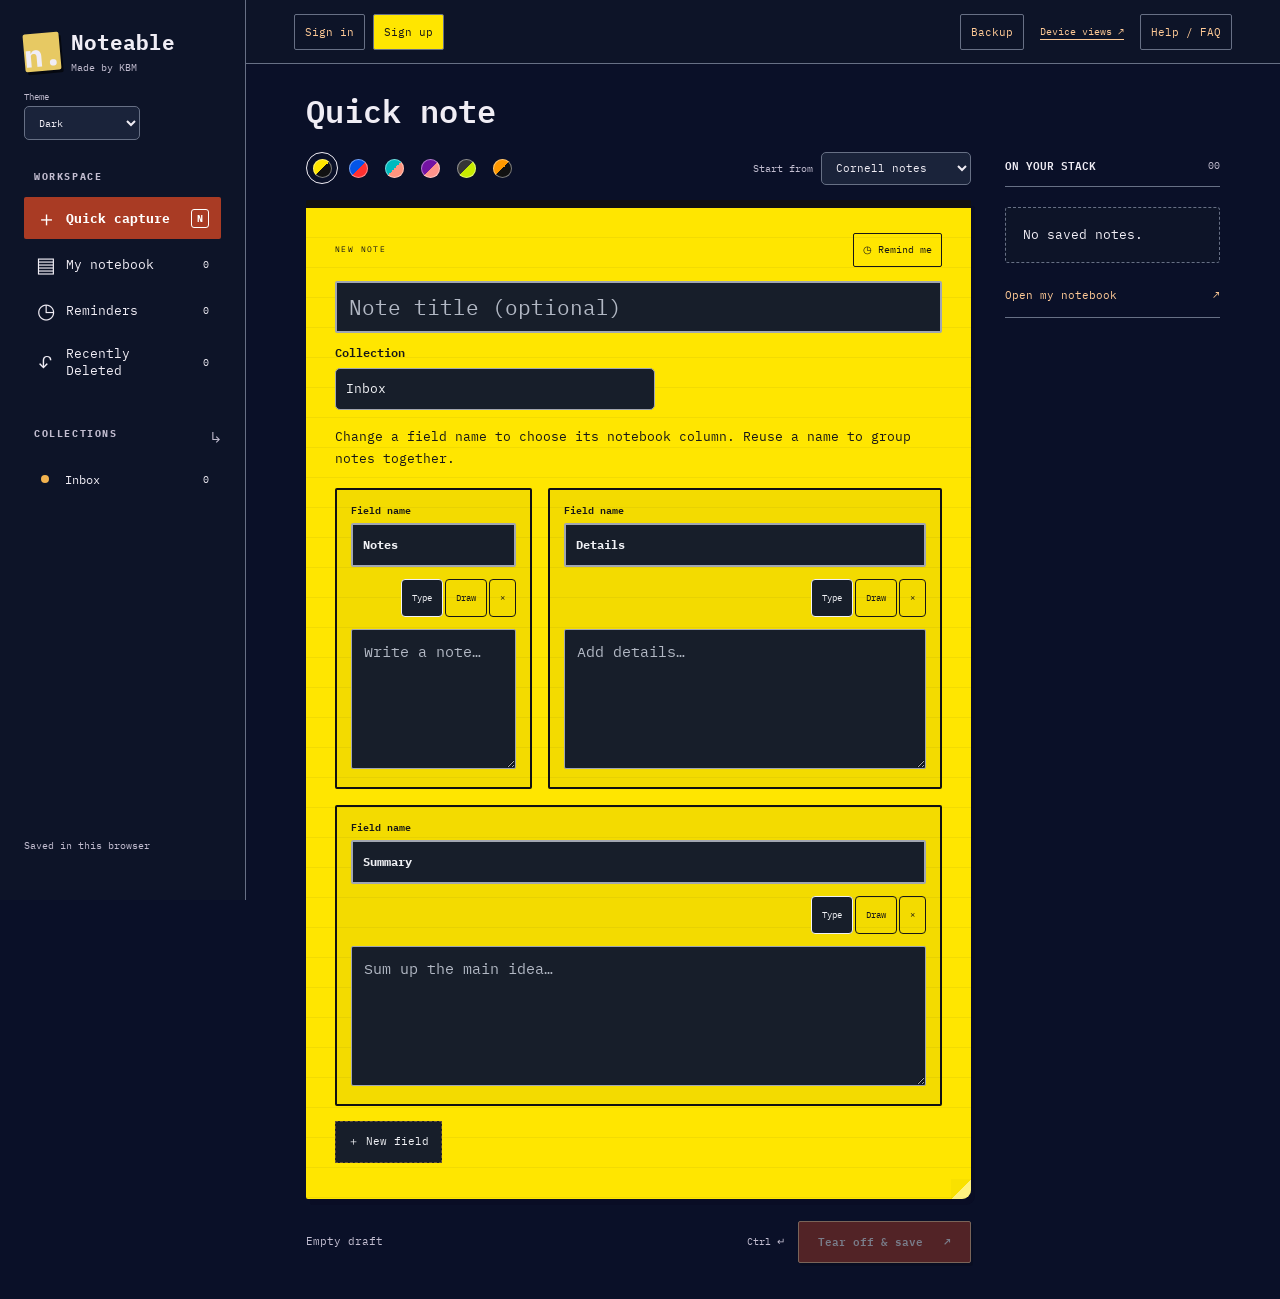
<file: index.html>
<!doctype html>
<html lang="en">
  <head>
    <meta charset="utf-8" />
    <meta name="viewport" content="width=device-width, initial-scale=1" />
    <meta name="theme-color" content="#0a1028" />
    <meta name="description" content="Noteable class project. Browser-only notes." />
    <title>Noteable</title>
    <script src="appearance.js"></script>
    <link rel="stylesheet" href="fonts.css" />
    <link rel="stylesheet" href="styles.css" />
    <link rel="stylesheet" href="reminder-picker.css" />
    <link rel="stylesheet" href="usability.css" />
    <link rel="stylesheet" href="appearance.css" />
    <script src="reminder-picker.js" defer></script>
    <script src="app.js" defer></script>
  </head>
  <body>
    <!-- Sidebar and navigation -->
    <aside class="sidebar">
      <div class="sidebar-brand-row">
        <a class="brand" href="#capture" aria-label="Noteable home">
          <span class="brand-mark" aria-hidden="true">n.</span>
          <span>
            Noteable
            <small class="brand-credit">Made by KBM</small>
          </span>
        </a>
        <label class="appearance-control">
          Theme
          <select data-appearance-select aria-label="Color mode">
            <option value="dark">Dark</option>
            <option value="light">Light</option>
            <option value="grayscale">Grayscale</option>
          </select>
        </label>
      </div>
      <nav aria-label="Workspace">
        <p class="nav-label">WORKSPACE</p>
        <button class="nav-item selected" id="captureNav" type="button">
          <span aria-hidden="true">＋</span>
          Quick capture
          <span class="nav-key">N</span>
        </button>
        <button class="nav-item" id="reviewNav" type="button">
          <span aria-hidden="true">▤</span>
          My notebook
          <span class="nav-count" id="noteCount">0</span>
        </button>
        <button class="nav-item" id="remindersNav" type="button">
          <span aria-hidden="true">◷</span>
          Reminders
          <span class="nav-count" id="reminderCount">0</span>
        </button>
        <button class="nav-item" id="trashNav" type="button">
          <span aria-hidden="true">↶</span>
          Recently Deleted
          <span class="nav-count" id="trashCount">0</span>
        </button>
        <div class="nav-heading">
          <p class="nav-label">COLLECTIONS</p>
          <span aria-hidden="true">↳</span>
        </div>
        <div id="collectionNav"></div>
      </nav>
      <div class="sidebar-bottom">
        <p>Saved in this browser</p>
      </div>
    </aside>

    <div class="workspace">
      <!-- Workspace header -->
      <header class="topbar">
        <div class="header-actions" role="group" aria-label="Account">
          <button class="text-button account-button" id="signInButton" type="button">
            Sign in
          </button>
          <button
            class="text-button account-button signup-button"
            id="signUpButton"
            type="button"
          >
            Sign up
          </button>
        </div>
        <span id="breadcrumb" class="sr-only">Workspace / Quick capture</span>
        <div class="header-tools" role="group" aria-label="Backup, help and device views">
          <button class="text-button help-button" id="backupButton" type="button">
            Backup
          </button>
          <a class="device-view-link" href="preview.html">Device views ↗</a>
          <button class="text-button help-button" id="helpButton" type="button">
            Help / FAQ
          </button>
        </div>
      </header>
      <main>
        <!-- Quick capture -->
        <section id="captureView" aria-labelledby="captureHeading">
          <div class="page-heading"><h1 id="captureHeading">Quick note</h1></div>
          <div class="capture-layout">
            <div>
              <div class="pad-toolbar">
                <div
                  id="captureColors"
                  class="swatches"
                  role="group"
                  aria-label="Note color"
                ></div>
                <label class="template-picker">
                  Start from
                  <select id="templateSelect" aria-label="Start from a template"></select>
                </label>
              </div>
              <article class="capture-pad" id="capturePad">
                <div class="pad-topline">
                  <span class="paper-label">NEW NOTE</span>
                  <div class="capture-reminder">
                    <button
                      class="reminder-toggle"
                      id="captureOptionsButton"
                      type="button"
                      aria-expanded="false"
                      aria-controls="captureOptions"
                    >
                      ◷ Remind me
                    </button>
                    <div class="capture-options" id="captureOptions" hidden>
                      <input
                        type="datetime-local"
                        id="draftReminder"
                        aria-label="Capture reminder"
                      />
                      <p>In-app alert only.</p>
                    </div>
                  </div>
                </div>
                <label class="sr-only" for="draftTitle">Note title, optional</label>
                <input
                  class="note-title"
                  id="draftTitle"
                  placeholder="Note title (optional)"
                  maxlength="160"
                  autocomplete="off"
                />
                <label class="form-label capture-collection">
                  Collection
                  <input
                    id="draftCollection"
                    list="collectionOptions"
                    maxlength="40"
                    placeholder="Inbox"
                    autocomplete="off"
                  />
                </label>
                <p class="field-guide" id="fieldGuide">
                  Change a field name to choose its notebook column. Reuse a name to group
                  notes together.
                </p>
                <div id="captureFields"></div>
                <button class="add-field" id="addCaptureField" type="button">
                  ＋ New field
                </button>
              </article>
              <div class="capture-actions">
                <span id="draftStatus" class="draft-status" role="status">
                  Empty draft
                </span>
                <div class="save-action">
                  <kbd>Ctrl ↵</kbd>
                  <button class="primary" id="saveCapture" type="button">
                    Tear off & save
                    <span aria-hidden="true">↗</span>
                  </button>
                </div>
              </div>
            </div>
            <!-- Recent notes -->
            <aside class="recent-panel" aria-labelledby="recentHeading">
              <div class="section-heading">
                <h2 id="recentHeading">ON YOUR STACK</h2>
                <span id="recentCount">00</span>
              </div>
              <div id="recentNotes"></div>
              <button class="text-button notebook-link" id="viewAllButton" type="button">
                Open my notebook
                <span aria-hidden="true">↗</span>
              </button>
            </aside>
          </div>
        </section>

        <!-- Notebook, filters, and empty state -->
        <section id="reviewView" aria-labelledby="reviewHeading" hidden>
          <div class="page-heading review-heading">
            <div><h1 id="reviewHeading">My notebook</h1></div>
            <button class="primary" id="newNoteButton" type="button">＋ New note</button>
          </div>
          <div class="review-toolbar">
            <label class="search-wrap">
              <span aria-hidden="true">⌕</span>
              <input
                id="searchInput"
                type="search"
                aria-label="Search notes"
                placeholder="Search notes…"
              />
            </label>
            <label class="sr-only" for="collectionFilter">Collection</label>
            <select id="collectionFilter">
              <option value="">All collections</option>
            </select>
            <label class="sort-control" id="sortControl">
              Sort
              <select id="sortSelect">
                <option value="updated">Recently edited</option>
                <option value="newest">Newest first</option>
                <option value="title">Alphabetical</option>
              </select>
            </label>
            <label class="check-filter">
              <input id="pinnedFilter" type="checkbox" />
              Pinned only
            </label>
          </div>
          <div id="dueBanner" class="due-banner" role="status" hidden></div>
          <div id="reviewBoard" class="review-board"></div>
          <div id="reviewEmpty" class="empty-state" hidden>
            <span aria-hidden="true">▱</span>
            <h2>No notes</h2>
            <p id="emptyMessage">Save a note to get started.</p>
            <button class="secondary" id="emptyCaptureButton" type="button">
              New note
            </button>
          </div>
        </section>
      </main>
    </div>

    <!-- Note editor -->
    <dialog id="noteDialog" aria-labelledby="editorHeading">
      <div class="dialog-heading">
        <div><h2 id="editorHeading">Edit your note</h2></div>
        <button
          class="icon-button"
          id="closeEditor"
          type="button"
          aria-label="Close editor"
        >
          ×
        </button>
      </div>
      <form id="editorForm">
        <label class="form-label">
          Title
          <input id="editTitle" maxlength="160" placeholder="Note title (optional)" />
        </label>
        <div class="form-grid">
          <label class="form-label">
            Collection
            <input
              id="editCollection"
              list="collectionOptions"
              maxlength="40"
              placeholder="Inbox"
            />
          </label>
          <div class="form-label">
            Reminder
            <input type="datetime-local" id="editReminder" aria-label="Note reminder" />
          </div>
        </div>
        <div class="editor-controls">
          <div
            class="swatches"
            id="editColors"
            role="group"
            aria-label="Edit note color"
          ></div>
          <label class="check-filter">
            <input id="editPinned" type="checkbox" />
            Pin this note
          </label>
        </div>
        <div class="editor-paper" id="editPaper">
          <div id="editFields"></div>
          <button class="add-field" id="addEditField" type="button">＋ New field</button>
        </div>
        <p class="editor-meta" id="editorMeta"></p>
        <div class="dialog-actions">
          <button class="text-button danger" id="deleteNote" type="button">
            Delete note
          </button>
          <button class="secondary" id="saveTemplate" type="button">
            Save as template
          </button>
          <button class="primary" type="submit">Save changes ↗</button>
        </div>
      </form>
    </dialog>
    <datalist id="collectionOptions"></datalist>
    <datalist id="fieldNameOptions"></datalist>
    <dialog
      id="accountDialog"
      aria-labelledby="accountHeading"
      aria-describedby="accountDemo"
    >
      <form id="accountForm" autocomplete="off">
        <div class="dialog-heading">
          <h2 id="accountHeading">Sign in</h2>
          <button
            class="icon-button"
            id="closeAccount"
            type="button"
            aria-label="Close account form"
          >
            ×
          </button>
        </div>
        <p id="accountDemo">Just a demo. Use made-up details — nothing gets sent or saved.</p>
        <label class="form-label" id="accountNameField" hidden>
          Name
          <input id="accountName" type="text" maxlength="80" />
        </label>
        <label class="form-label">
          Email
          <input id="accountEmail" type="email" required />
        </label>
        <label class="form-label">
          Password
          <input id="accountPassword" type="password" required autocomplete="off" />
        </label>
        <button class="primary" id="accountSubmit" type="submit">Sign in</button>
      </form>
    </dialog>
    <dialog id="helpDialog" aria-labelledby="helpHeading">
      <div class="dialog-heading">
        <h2 id="helpHeading">Help / FAQ</h2>
        <button class="icon-button" id="closeHelp" type="button" aria-label="Close help">
          ×
        </button>
      </div>
      <details open>
        <summary>What's a field?</summary>
        <p>
          It's a section of your note. Give it a name like Questions or Tasks.
          In My notebook, sections with the same name sit in the same column.
          Pick a suggested name if you want to use one again.
          Show related makes every section saved in the same note pulse together.
          Separate saves stay separate, even if their titles match.
          Click Stop pulse when you're done.
        </p>
      </details>
      <details>
        <summary>What about collections?</summary>
        <p>
          Think of them as folders. Choose a collection while capturing a note,
          or type a new name. Leave it blank to use Inbox. You can also change it
          when editing a saved note.
        </p>
      </details>
      <details>
        <summary>How do I use a template?</summary>
        <p>
          Cornell notes is ready when you open the app: Notes on the left, Details
          on the right, and Summary below. You can change any field name.
          Start from also has To-do list and
          Class notes. Want your own setup? Open a saved note and click Save as template.
          It keeps the layout, field names, and colors, with none of your writing.
        </p>
      </details>
      <details>
        <summary>Can I type and draw in the same field?</summary>
        <p>
          Yep. Click Draw to sketch, or Type to write. Switching keeps both.
          Sketches stay as pictures; the app doesn't read your handwriting.
        </p>
      </details>
      <details>
        <summary>How do reminders work?</summary>
        <p>
          Click Remind me above the title, then pick a date and time.
          It starts at right now, so set it to when you need a nudge. You'll see the
          reminder here while the app is open or when you come back.
          It's a message inside the app, with no sound or system notification.
        </p>
      </details>
      <details>
        <summary>Oops, I deleted a note. Now what?</summary>
        <p>
          Click Undo right away, or head to Recently Deleted and hit Restore.
          Your writing, sketches, collection, and reminder all come back.
          Deleted notes stay there unless you clear your browser data.
        </p>
      </details>
      <details>
        <summary>Do I need to sign in?</summary>
        <p>
          Nope. Sign in and Sign up are just demo screens for our class project.
          Use made-up details if you try them. They don't create accounts or send anything.
        </p>
      </details>
      <details>
        <summary>Will my notes still be here later?</summary>
        <p>
          Yes, in this browser on this device. Drafts save as you type.
          Ctrl + Enter saves a new note. When editing one, click Save changes.
          You'll get a warning before discarding unfinished edits.
          Clearing browser data deletes your notes. Use Backup to download a copy first.
        </p>
      </details>
      <details>
        <summary>How do backups work?</summary>
        <p>
          Open Backup and click Download backup. The file includes notes, drawings,
          templates, Recently Deleted, and your unfinished draft.
          To bring it back, choose that file and click Restore backup.
          Existing work stays. Different versions return as separate notes;
          identical items are skipped. A backed-up draft returns as a saved note.
        </p>
      </details>
      <details>
        <summary>Can I change how the app looks?</summary>
        <p>
          Pick Dark, Light, or Grayscale from Theme near the Noteable name.
          Grayscale makes the app black and white. Your choice stays saved in this
          browser, and switching back brings your note colors back.
        </p>
      </details>
    </dialog>
    <dialog id="backupDialog" aria-labelledby="backupHeading" aria-describedby="backupDescription">
      <div class="dialog-heading">
        <h2 id="backupHeading">Backup / restore</h2>
        <button class="icon-button" id="closeBackup" type="button" aria-label="Close backup">
          ×
        </button>
      </div>
      <p id="backupDescription">
        Keep a copy of your notes, drawings, templates, Recently Deleted, and unfinished draft.
      </p>
      <button class="primary" id="downloadBackup" type="button">Download backup</button>
      <div class="restore-section">
        <label class="form-label">
          Choose a Noteable backup
          <input id="backupFile" type="file" accept=".json,application/json" />
        </label>
        <p>
          Restore adds missing items. Different versions return as separate notes.
          Your current work stays; a backed-up draft returns as a saved note.
        </p>
        <button class="secondary" id="restoreBackup" type="button" disabled>Restore backup</button>
      </div>
      <p id="backupStatus" role="status" aria-live="polite"></p>
    </dialog>
    <!-- Status messages -->
    <div class="toast" id="toast" role="status" aria-live="polite"></div>
  </body>
</html>
</file>
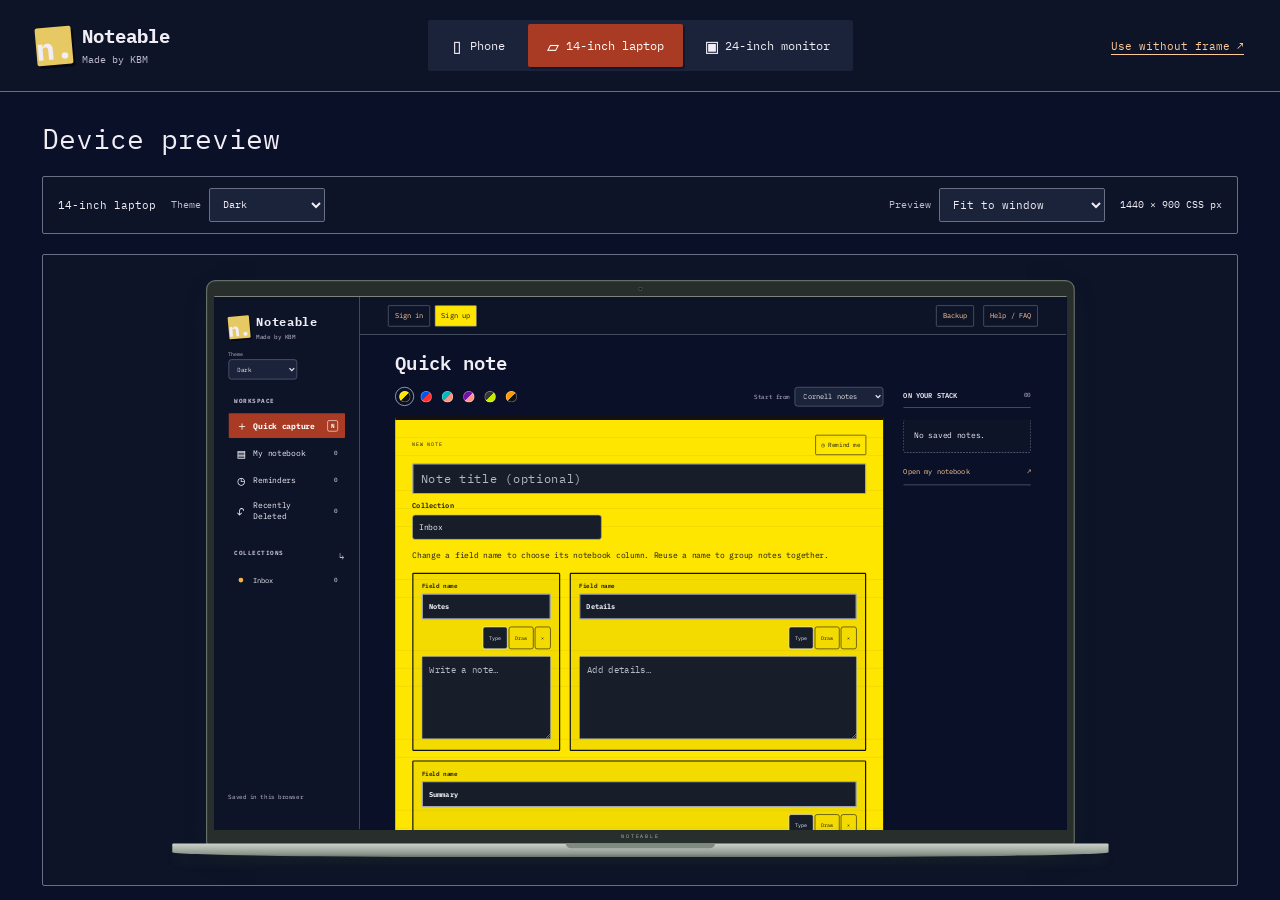
<file: preview.html>
<!doctype html>
<html lang="en">
  <head>
    <meta charset="utf-8" />
    <meta name="viewport" content="width=device-width, initial-scale=1" />
    <meta name="theme-color" content="#0a1028" />
    <title>Noteable · Device views</title>
    <script src="appearance.js"></script>
    <link rel="stylesheet" href="fonts.css" />
    <link rel="stylesheet" href="preview.css" />
    <link rel="stylesheet" href="appearance.css" />
    <script src="preview.js" defer></script>
  </head>
  <body>
    <!-- Branding and device selection -->
    <header class="preview-header">
      <a class="preview-brand" href="index.html">
        <span class="brand-mark" aria-hidden="true">n.</span>
        <span>
          Noteable
          <small class="brand-credit">Made by KBM</small>
        </span>
      </a>
      <div class="device-tabs" role="group" aria-label="Preview device">
        <button type="button" data-device="phone" aria-pressed="false">
          <span aria-hidden="true">▯</span>
          Phone
        </button>
        <button type="button" data-device="laptop" aria-pressed="true">
          <span aria-hidden="true">▱</span>
          14-inch laptop
        </button>
        <button type="button" data-device="monitor" aria-pressed="false">
          <span aria-hidden="true">▣</span>
          24-inch monitor
        </button>
      </div>
      <a class="unframed-link" href="index.html">Use without frame ↗</a>
    </header>
    <main>
      <section class="studio-heading" aria-labelledby="deviceHeading">
        <h1 id="deviceHeading">Device preview</h1>
      </section>
      <!-- Screen label and preview scale -->
      <section class="preview-controls" aria-label="Screen settings">
        <span id="screenLabel" class="screen-label">14-inch laptop</span>
        <label class="appearance-control">
          Theme
          <select data-appearance-select aria-label="Color mode">
            <option value="dark">Dark</option>
            <option value="light">Light</option>
            <option value="grayscale">Grayscale</option>
          </select>
        </label>
        <label class="zoom-control">
          Preview
          <select id="zoomMode">
            <option value="fit">Fit to window</option>
            <option value="1">Actual size · 100%</option>
            <option value="0.75">75%</option>
            <option value="0.5">50%</option>
          </select>
        </label>
        <output id="screenReadout" aria-live="polite">1440 × 900 CSS px</output>
      </section>
      <!-- Interactive app and device frame -->
      <section
        class="preview-stage"
        id="previewStage"
        aria-label="Interactive device preview"
      >
        <div class="device-space" id="deviceSpace">
          <div class="device-frame laptop" id="deviceFrame">
            <div class="device-camera" aria-hidden="true"></div>
            <div class="phone-status" aria-hidden="true">
              <span>9:41</span>
              <span>▴ ▰ ▰</span>
            </div>
            <iframe
              id="appPreview"
              title="Noteable interactive 14-inch laptop preview"
              src="index.html"
            ></iframe>
            <div class="phone-gesture" aria-hidden="true"></div>
            <div class="device-chin" aria-hidden="true">NOTEABLE</div>
            <div class="laptop-base" aria-hidden="true"><span></span></div>
            <div class="monitor-stand" aria-hidden="true"></div>
            <div class="phone-keys" aria-hidden="true"></div>
          </div>
        </div>
      </section>
    </main>
  </body>
</html>
</file>
<file: fonts.css>
/* Regular weight */

@font-face {
  font-family: "IBM Plex Mono";
  font-style: normal;
  font-weight: 400;
  font-display: swap;
  src: url("fonts/IBMPlexMono-Regular.woff2") format("woff2");
}

/* Semibold weight */

@font-face {
  font-family: "IBM Plex Mono";
  font-style: normal;
  font-weight: 600;
  font-display: swap;
  src: url("fonts/IBMPlexMono-SemiBold.woff2") format("woff2");
}

/* Bold weight */

@font-face {
  font-family: "IBM Plex Mono";
  font-style: normal;
  font-weight: 700;
  font-display: swap;
  src: url("fonts/IBMPlexMono-Bold.woff2") format("woff2");
}

/* KBM credit beneath the app name */

.brand .brand-credit,
.preview-brand .brand-credit {
  display: block;
  font-size: 10px;
  line-height: 1.5;
  letter-spacing: 0;
  font-weight: 400;
  margin-top: 4px;
}
</file>
<file: styles.css>
/* Font stack, colors, and base elements */

:root {
  --typeface:
    "IBM Plex Mono",
    Consolas,
    "Cascadia Mono",
    "Liberation Mono",
    "Courier New",
    monospace;
  --note: #ffe600;
  --sidebar: 246px;
  color: var(--ink);
  font-synthesis: none;
}

* {
  box-sizing: border-box;
}

body {
  margin: 0;
}

button,
input,
textarea,
select {
  font: inherit;
  color: inherit;
}

button,
a,
input,
textarea,
select {
  -webkit-tap-highlight-color: transparent;
}

button {
  cursor: pointer;
  border: 0;
}

button:disabled {
  opacity: .45;
  cursor: not-allowed;
}

button:focus-visible,
a:focus-visible,
input:focus-visible,
textarea:focus-visible,
select:focus-visible,
canvas:focus-visible {
  outline: 3px solid #52794d;
  outline-offset: 4px;
}

[hidden] {
  display: none !important;
}

button,
select,
input {
  min-height: 42px;
}

a {
  color: inherit;
}

h1,
h2,
h3,
p {
  margin-top: 0;
}

/* Sidebar, branding, and navigation */

.sidebar {
  position: fixed;
  inset: 0 auto 0 0;
  width: var(--sidebar);
  padding: 36px 24px;
  border-right: 1px solid var(--line);
  display: flex;
  flex-direction: column;
  z-index: 5;
}

.brand {
  display: flex;
  gap: 11px;
  align-items: center;
  text-decoration: none;
  font-weight: 750;
}

.brand-mark {
  background: #e7c963;
  width: 36px;
  height: 38px;
  text-align: center;
  font: italic 32px var(--typeface);
  flex: none;
}

nav {
  margin-top: 58px;
}

.nav-label {
  font-size: 10px;
  font-weight: 700;
  letter-spacing: 1.6px;
  margin: 0 0 14px 10px;
}

.nav-item {
  display: flex;
  align-items: center;
  gap: 11px;
  width: 100%;
  text-align: left;
  padding: 10px 12px;
  font-size: 13px;
  background: transparent;
  margin: 4px 0;
}

.nav-item > span:first-child {
  font-size: 21px;
  line-height: 18px;
  font-weight: 400;
  width: 19px;
  text-align: center;
}

.nav-item.selected {
  font-weight: 650;
}

.nav-count,
.nav-key {
  margin-left: auto;
  font-size: 10px !important;
  width: auto !important;
}

.nav-key {
  border: 1px solid #c8cfbb;
  border-radius: 3px;
  padding: 2px 5px;
}

.nav-heading {
  display: flex;
  justify-content: space-between;
  margin-top: 38px;
}

.nav-item.collection {
  font-size: 12px;
}

.collection-dot {
  width: 8px !important;
  height: 8px;
  border-radius: 50%;
  flex: none;
  margin: 5px;
}

.sidebar-bottom {
  margin-top: auto;
  padding-top: 45px;
  font-size: 10px;
}

.sidebar-bottom p {
  margin: 8px 0 12px 13px;
}

/* Workspace and page headings */

.workspace {
  margin-left: var(--sidebar);
}

.topbar {
  border-bottom: 1px solid var(--line);
  padding: 0 48px;
  display: flex;
  align-items: center;
  justify-content: space-between;
  font-size: 11px;
}

main {
  max-width: 1320px;
  margin: auto;
  padding: 51px 60px 0;
}

.page-heading {
  display: flex;
  justify-content: space-between;
  align-items: center;
}

h1 {
  line-height: 1.08;
}

/* Capture layout, colors, and paper */

.capture-layout {
  display: grid;
  grid-template-columns: minmax(0,1fr) 215px;
  align-items: start;
}

.pad-toolbar {
  display: flex;
  align-items: center;
  justify-content: space-between;
  gap: 12px;
  margin-bottom: 15px;
}

.swatches {
  display: flex;
  gap: 4px;
  align-items: center;
  flex-wrap: wrap;
}

.swatch {
  width: 32px;
  height: 32px;
  min-height: 32px;
  background: transparent;
  border: 1px solid transparent;
  border-radius: 50%;
  display: grid;
  place-items: center;
  padding: 5px;
}

.swatch:before {
  content: "";
  display: block;
  width: 19px;
  height: 19px;
  border-radius: 50%;
}

.template-picker {
  display: flex;
  align-items: center;
  gap: 8px;
  font-size: 10px;
}

select {
  border: 1px solid var(--line);
  border-radius: 5px;
  padding: 0 28px 0 10px;
  font-size: 11px;
  max-width: 210px;
}

.template-picker select {
  min-height: 33px;
  max-width: 150px;
}

.capture-pad {
  position: relative;
  background: var(--note);
  padding: 25px 29px 17px;
  min-height: 365px;
  transition: background .2s;
}

.capture-pad:after {
  content: "";
  position: absolute;
  bottom: 0;
  right: 0;
  background: linear-gradient(135deg,#00000006 50%,#ffffff80 51%);
  pointer-events: none;
}

.pad-topline {
  display: flex;
  justify-content: space-between;
  gap: 10px;
}

.paper-label {
  font-size: 8px;
  letter-spacing: 1.4px;
  color: #5f5a38;
}

.note-title {
  width: 100%;
  font: 27px var(--typeface);
  margin: 0 0 12px;
}

/* Note fields and drawing tools */

.note-field {
  position: relative;
}

.field-head {
  display: flex;
  flex-wrap: wrap;
}

.field-name {
  flex: 1;
  font-weight: 650;
}

.field-tools {
  display: flex;
  gap: 2px;
}

.field-tools button {
  background: transparent;
  font-size: 9px;
  border-radius: 4px;
}

.field-text {
  width: 100%;
  resize: vertical;
  font: 17px/1.8 var(--typeface);
}

.drawing {
  display: block;
  width: 100%;
  height: 180px;
  border-radius: 4px;
  margin: 10px 0;
  touch-action: none;
  cursor: crosshair;
}

.drawing-help {
  font-size: 10px;
  line-height: 1.5;
  margin: 7px 0;
}

.add-field {
  font-size: 11px;
  text-align: left;
  margin: 4px 0 12px;
}

/* Capture actions and shared buttons */

.capture-actions {
  display: flex;
  justify-content: space-between;
  margin-top: 22px;
}

.text-button {
  background: transparent;
  font-size: 11px;
  padding: 6px 0;
}

.text-button:hover {
  text-decoration: underline;
  text-underline-offset: 4px;
}

.primary,
.secondary {
  font-size: 11px;
  min-height: 42px;
  padding: 11px 19px;
  font-weight: 600;
}

.primary span {
  margin-left: 14px;
}

.secondary {
  border: 1px solid var(--line);
}

.save-action {
  display: flex;
  align-items: center;
  gap: 13px;
}

kbd {
  font-size: 10px;
  color: #8a8e80;
}

label {
  font-size: 12px;
}

/* Reminder settings */

.capture-options label {
  display: flex;
  gap: 15px;
  align-items: center;
}

.capture-options p {
  font-size: 11px;
  line-height: 1.5;
  margin: 9px 0;
}

/* Recent notes stack */

.section-heading {
  display: flex;
  align-items: center;
  justify-content: space-between;
  border-bottom: 1px solid var(--line);
  padding: 0 0 13px;
  margin-bottom: 20px;
}

.section-heading h2 {
  margin: 0;
  font-weight: 600;
}

.section-heading > span {
  font-size: 10px;
}

.recent-note {
  position: relative;
  display: block;
  width: 100%;
  text-align: left;
  background: var(--note);
  padding: 16px 17px;
  margin-bottom: 13px;
  transform: rotate(-1deg);
  min-height: 108px;
}

.recent-note:nth-child(even) {
  transform: rotate(1deg);
}

.recent-note .recent-label {
  display: flex;
  justify-content: space-between;
  font-size: 8px;
  letter-spacing: 1px;
  text-transform: uppercase;
}

.recent-note h3 {
  font: 17px var(--typeface);
  line-height: 1.3;
  margin: 12px 0 7px;
  overflow-wrap: anywhere;
}

.recent-note p {
  font-size: 10px;
  line-height: 1.6;
  white-space: pre-line;
  margin: 0;
  overflow-wrap: anywhere;
  display: -webkit-box;
  -webkit-line-clamp: 2;
  -webkit-box-orient: vertical;
  overflow: hidden;
}

.recent-empty {
  border-radius: 3px;
}

.notebook-link {
  display: flex;
  justify-content: space-between;
  width: 100%;
  margin-top: 10px;
  border-bottom: 1px solid var(--line);
  padding: 12px 0;
}

/* Notebook toolbar and columns */

.review-toolbar {
  display: flex;
  gap: 15px;
  align-items: center;
  flex-wrap: wrap;
  margin-bottom: 28px;
}

.search-wrap {
  display: flex;
  gap: 8px;
  align-items: center;
  flex: 1;
  min-width: 160px;
}

.search-wrap > span {
  font-size: 24px;
}

.search-wrap input {
  width: 100%;
  border: 0;
  background: transparent;
  font-size: 12px;
  min-width: 0;
}

.check-filter {
  display: flex;
  gap: 7px;
  align-items: center;
  font-size: 11px;
  white-space: nowrap;
}

.check-filter input {
  min-height: 18px;
  width: 15px;
  height: 15px;
}

.review-board {
  display: flex;
  gap: 22px;
  align-items: flex-start;
  overflow-x: auto;
  padding: 5px 4px 25px;
  min-height: 350px;
}

.board-column {
  flex: 1 0 235px;
  max-width: 360px;
  min-width: 0;
}

.column-heading {
  font-size: 11px;
  letter-spacing: .4px;
  font-weight: 600;
  display: flex;
  justify-content: space-between;
  border-bottom: 2px solid #c9d0bb;
  padding: 0 0 12px;
  margin-bottom: 19px;
}

.column-heading span {
  font-size: 10px;
}

/* Notebook cards */

.board-card {
  background: var(--note);
  padding: 18px;
  margin-bottom: 16px;
  overflow-wrap: anywhere;
}

.card-meta {
  display: flex;
  justify-content: space-between;
  gap: 8px;
  color: #59604c;
  font-size: 9px;
  margin-bottom: 13px;
}

.card-open {
  display: block;
  width: 100%;
  padding: 0;
  text-align: left;
  background: transparent;
}

.card-open h3 {
  font: 21px/1.25 var(--typeface);
  margin: 0 0 12px;
}

.card-open p {
  font-size: 12px;
  line-height: 1.8;
  white-space: pre-wrap;
  margin-bottom: 10px;
  max-height: 210px;
  overflow: auto;
}

.card-open img {
  width: 100%;
  display: block;
  margin: 7px 0;
  max-height: 180px;
  object-fit: contain;
}

.card-footer button {
  background: transparent;
  min-height: 32px;
  font-size: 10px;
  padding: 0 2px;
}

.reminder-badge {
  font-size: 9px;
  display: block;
  color: #475b36;
  margin-top: 10px;
}

.reminder-badge.overdue {
  color: #9a402e;
  font-weight: 600;
}

/* Empty states and reminder banner */

.empty-state {
  text-align: center;
}

.empty-state > span {
  font: 60px var(--typeface);
  color: #a5b18d;
}

.empty-state h2 {
  margin: 15px 0;
}

.empty-state p {
  font-size: 12px;
}

.due-banner {
  border: 1px solid #ccd6bf;
  border-radius: 5px;
  margin-bottom: 20px;
  padding: 14px 17px;
  font-size: 12px;
  line-height: 1.6;
}

/* Note editor */

dialog {
  padding: 28px;
  width: min(700px,calc(100% - 30px));
  max-height: 90dvh;
}

dialog::backdrop {
  background: #24372a66;
  backdrop-filter: blur(4px);
}

.dialog-heading {
  display: flex;
  justify-content: space-between;
  align-items: center;
  margin-bottom: 24px;
  gap: 12px;
}

.dialog-heading h2 {
  margin: 0;
}

.icon-button {
  border: 1px solid var(--line);
  background: transparent;
  border-radius: 50%;
  width: 38px;
  min-height: 38px;
  flex: none;
  font-size: 24px;
}

.form-label {
  display: grid;
  gap: 8px;
  font-size: 10px;
  margin-bottom: 16px;
  font-weight: 600;
}

.form-label input {
  width: 100%;
  min-width: 0;
  border: 1px solid var(--line);
  border-radius: 5px;
  padding: 8px 10px;
  font-size: 13px;
  font-weight: 400;
}

.form-grid {
  display: grid;
  grid-template-columns: 1fr 1fr;
  gap: 16px;
}

.editor-controls {
  display: flex;
  justify-content: space-between;
  gap: 12px;
  align-items: center;
  margin: 2px 0 17px;
}

.editor-paper {
  background: var(--note);
  padding: 12px 22px 20px;
}

.editor-paper .field-text {
  min-height: 100px;
}

.dialog-actions {
  display: flex;
  gap: 14px;
  justify-content: flex-end;
  align-items: center;
  flex-wrap: wrap;
  margin-top: 20px;
}

.dialog-actions .danger {
  margin-right: auto;
}

.editor-meta {
  font-size: 10px;
  margin: 15px 0 0;
}

/* Toast messages and accessibility helpers */

.toast {
  position: fixed;
  left: calc(50% + var(--sidebar)/2);
  bottom: 26px;
  transform: translate(-50%,20px);
  box-shadow: 0 8px 30px #293e3326;
  padding: 14px 22px;
  z-index: 20;
  opacity: 0;
  pointer-events: none;
  font-size: 12px;
  max-width: calc(100vw - 35px);
  transition: opacity .2s, transform .2s;
}

.toast.visible {
  opacity: 1;
  transform: translate(-50%,0);
}

.sr-only {
  position: absolute;
  width: 1px;
  height: 1px;
  overflow: hidden;
  clip: rect(0,0,0,0);
  white-space: nowrap;
}

/* Base responsive layouts */

@media (min-width: 1500px) {

  .capture-pad {
    min-height: 420px;
  }

  .capture-layout {
    grid-template-columns: minmax(0,1fr) 250px;
  }
}

@media (max-width: 1150px) {
  :root {
    --sidebar: 212px;
  }

  .sidebar {
    padding: 28px 17px;
  }

  main {
    padding: 40px 32px 0;
  }

  .topbar {
    padding: 0 32px;
  }

  .capture-layout {
    grid-template-columns: minmax(0,1fr) 175px;
  }

  .capture-pad {
    padding: 22px;
  }

  .template-picker {
    font-size: 0;
  }

  .capture-actions kbd {
    display: none;
  }
}

@media (max-width: 850px) {
  .capture-layout {
    grid-template-columns: 1fr;
  }

  .recent-panel {
    display: none;
  }

  .review-heading {
    align-items: flex-start;
    gap: 14px;
  }

  .review-heading .primary {
    white-space: nowrap;
    padding: 10px;
  }

  .capture-pad {
    min-height: 340px;
  }

  .sidebar-bottom p {
    line-height: 1.5;
  }

  .review-board {
    min-height: 260px;
  }
}

@media (max-width: 620px) {
  :root {
    --sidebar: 0px;
  }

  .sidebar {
    position: static;
    width: 100%;
    padding: 18px 20px 10px;
    border-right: 0;
    border-bottom: 1px solid var(--line);
  }

  .sidebar nav > .nav-label,
  .nav-heading,
  #collectionNav,
  .sidebar-bottom,
  .nav-key {
    display: none;
  }

  .nav-item {
    font-size: 11px;
    margin: 0;
    padding: 9px 7px;
    gap: 6px;
    width: auto;
    flex: 1;
  }

  .nav-item > span:first-child {
    font-size: 18px;
    width: 15px;
  }

  .workspace {
    margin-left: 0;
  }

  .topbar {
    padding: 0 20px;
    font-size: 10px;
  }

  main {
    padding: 30px 20px 0;
  }

  .capture-pad {
    padding: 22px 20px;
  }

  .paper-label {
    font-size: 7px;
  }

  .swatch:before {
    width: 17px;
    height: 17px;
  }

  .template-picker select {
    font-size: 10px;
  }

  .primary {
    padding: 10px 13px;
  }

  .primary span {
    margin-left: 5px;
  }

  .capture-options label {
    flex-wrap: wrap;
  }

  .review-heading {
    flex-wrap: wrap;
  }

  .review-toolbar {
    gap: 10px;
  }

  .search-wrap {
    flex-basis: 100%;
  }

  .review-toolbar select {
    flex: 1;
    min-width: 120px;
  }

  .board-column {
    flex: 0 0 260px;
    max-width: 90vw;
  }

  .form-grid {
    grid-template-columns: 1fr;
    gap: 0;
  }

  .editor-controls {
    flex-wrap: wrap;
  }

  .dialog-actions {
    gap: 8px;
  }

  .dialog-actions button {
    font-size: 10px;
  }

  dialog {
    padding: 22px 18px;
  }

  .toast {
    left: 50%;
  }
}

/* Device-preview links and navigation adjustments */

.device-view-link {
  display: flex;
  align-items: center;
  min-height: 32px;
  font-size: 10px;
  text-underline-offset: 4px;
}

.embedded-preview .device-view-link {
  display: none;
}

.sidebar nav {
  overflow-y: auto;
  min-height: 0;
}

.nav-item.collection > span:nth-child(2) {
  overflow: hidden;
  text-overflow: ellipsis;
  white-space: nowrap;
}

/* Small-screen controls and reduced motion */

@media (max-width: 620px) {
  .device-view-link {
    font-size: 9px;
  }

  .swatch {
    width: 32px;
    height: 36px;
    min-height: 36px;
  }

  .pad-toolbar {
    gap: 6px;
  }

  .template-picker select {
    max-width: 133px;
  }

  .sidebar nav {
    overflow: visible;
  }
}

@media (prefers-reduced-motion: reduce) {
  *,
  *:before,
  *:after {
    transition: none !important;
    animation: none !important;
    scroll-behavior: auto !important;
  }
}

/* Page colors */

:root {
  --desk: #0a1028;
  --paper: #f7f1e3;
  --ink: #efedf5;
  --muted: #c7c6d3;
  --line: #ffffff30;
  --green: #a93b24;
  background: #0a1028;
  font-family: var(--typeface);
}

body {
  min-height: 100vh;
}

/* Sidebar and navigation */

.sidebar {
  padding-top: 28px;
}

.brand {
  font-size: 21px;
}

.brand-mark {
  border-radius: 2px;
  box-shadow: 2px 3px 0 #0009;
  transform: rotate(-5deg);
}

.nav-item {
  border-radius: 2px;
}

.nav-count {
  color: inherit;
}

.collection-dot {
  background: #f2b34f;
}

.sidebar-bottom p {
  margin-left: 0;
}

/* Workspace headings */

main {
  padding-top: 30px;
  padding-bottom: 36px;
}

.page-heading {
  margin-bottom: 23px;
}

h1,
.review-heading h1 {
  font-family: var(--typeface);
  font-size: 32px;
  font-weight: 600;
  letter-spacing: 0;
  margin: 0;
}

.review-heading {
  margin-bottom: 24px;
}

/* Note paper and templates */

.capture-layout {
  gap: 34px;
}

.capture-pad,
.editor-paper,
.board-card,
.recent-note {
  border-radius: 2px 2px 9px 2px;
  box-shadow: 4px 6px 0 #080b2070;
}

.capture-pad {
  background-image: repeating-linear-gradient(transparent 0,transparent 29px,#3a322010 29px,#3a322010 30px);
  padding-bottom: 24px;
}

.capture-pad:after {
  width: 20px;
  height: 20px;
  border-radius: 0 0 9px 0;
}

.note-title {
  font-family: var(--typeface);
}

/* Buttons and reminder controls */

.primary,
.secondary {
  border-radius: 2px;
  box-shadow: 2px 3px 0 #0005;
}

.primary {
  border: 1px solid #e3784c;
}

.capture-options {
  color: #e3dce9;
  background: #0a1028c9;
  padding: 12px;
  margin-top: 14px;
}

.capture-options p {
  color: #d2c8d9;
}

/* Recent notes */

.section-heading h2 {
  font-size: 11px;
  letter-spacing: 0;
}

.recent-empty {
  font: 13px/1.6 var(--typeface);
  padding: 17px;
  border: 1px dashed #b2a2bf;
}

.recent-panel {
  padding-top: 7px;
}

.recent-note {
  box-shadow: 3px 4px #080b2070;
}

/* Notebook and empty states */

.review-toolbar {
  padding: 10px 12px;
  border: 1px solid #ffffff40;
}

.empty-state {
  border: 1px dashed #b3a2b7;
  padding: 32px 15px;
}

.empty-state h2 {
  font: 24px var(--typeface);
}

.empty-state > span {
  display: none;
}

/* Editor and toast messages */

dialog {
  border: 2px solid #676171;
  border-radius: 3px;
  box-shadow: 6px 8px 0 #070a2077;
}

.dialog-heading h2 {
  font: 25px var(--typeface);
}

.dialog-heading .icon-button {
  border-radius: 2px;
}

.toast {
  border: 1px solid #e28552;
  border-radius: 2px;
}

/* Responsive layouts */

@media (min-width: 1500px) {
  main {
    padding-top: 35px;
  }
}

@media (max-width: 620px) {
  .sidebar {
    padding-top: 18px;
  }

  main {
    padding-top: 24px;
  }

  .page-heading {
    margin-bottom: 20px;
  }

  h1,
  .review-heading h1 {
    font-size: 29px;
  }

  .capture-pad {
    min-height: 320px;
  }

  .capture-actions {
    margin-top: 20px;
  }

  .template-picker {
    font-size: 0;
  }

  .review-heading {
    gap: 15px;
  }
}

/* Final monospace typography */

.brand-mark {
  font-style: normal;
  font-weight: 700;
}

h1,
h2,
h3,
.note-title,
.preview-brand,
.brand {
  font-style: normal;
  letter-spacing: 0;
}

kbd {
  font-family: var(--typeface);
}
</file>
<file: reminder-picker.css>
/* Reminder field layout */

.reminder-picker {
  display: flex;
  align-items: center;
  gap: 6px;
  flex-wrap: wrap;
  min-width: 0;
}

/* Date, time, and clear buttons */

.reminder-picker > button {
  min-height: 34px;
  padding: 5px 7px;
  border: 1px solid #8a7b94;
  border-radius: 2px;
  font-family: var(--typeface);
  font-size: 10px;
}

.reminder-picker > button:hover {
  border-color: #f0b367;
}

.reminder-picker .clear-reminder {
  font-size: 16px;
  padding: 4px 7px;
}

/* Shared popup surface and buttons */

.reminder-popup {
  position: fixed;
  inset: auto;
  margin: 0;
  width: 252px;
  max-width: calc(100vw - 16px);
  max-height: calc(100dvh - 16px);
  overflow: auto;
  padding: 8px;
  border: 1px solid #8e828d;
  border-radius: 3px;
  box-shadow: 3px 5px 15px #0007;
  font-family: var(--typeface);
  font-size: 11px;
}

.reminder-popup::backdrop {
  background: transparent;
}

.reminder-popup button {
  font-family: var(--typeface);
  background: transparent;
  color: inherit;
  border: 0;
  border-radius: 2px;
  min-height: 28px;
  cursor: pointer;
  font-size: 11px;
}

/* Calendar heading and month controls */

.picker-heading {
  display: flex;
  align-items: center;
  justify-content: space-between;
  gap: 6px;
  margin-bottom: 6px;
}

.picker-heading strong {
  font-size: 11px;
}

.picker-heading button {
  font-size: 21px;
  width: 28px;
}

/* Calendar weekdays, dates, and selected states */

.calendar-days {
  display: grid;
  grid-template-columns: repeat(7, minmax(0, 1fr));
  gap: 2px;
}

.calendar-days .weekday {
  text-align: center;
  padding: 3px 0 5px;
  font-size: 9px;
}

.calendar-days button {
  padding: 0;
  font-size: 10px;
  min-height: 28px;
}

.calendar-days button[aria-current='date'] {
  outline: 1px solid #ffca83;
  outline-offset: -3px;
}

/* Popup footer actions */

.picker-footer {
  display: flex;
  justify-content: space-between;
  gap: 12px;
  border-top: 1px solid #ffffff30;
  margin-top: 6px;
  padding-top: 4px;
}

.picker-footer button {
  padding: 4px 7px;
}

/* Time picker fields */

.time-heading {
  display: block;
  font-size: 11px;
  margin: 3px 0 10px;
}

.time-popup {
  width: 232px;
}

.time-selects {
  display: grid;
  grid-template-columns: 1fr 1fr 1fr;
  gap: 6px;
}

.time-selects label {
  display: grid;
  gap: 6px;
  font-size: 9px;
}

.time-selects select {
  border: 1px solid #92839c;
  border-radius: 2px;
  font-family: var(--typeface);
  font-size: 12px;
  width: 100%;
  min-height: 34px;
  padding: 5px;
  max-width: none;
}

/* Reminder controls inside the note editor */

.form-label .reminder-picker {
  gap: 5px;
}

.form-label .reminder-picker > button {
  font-size: 10px;
  padding: 7px;
}

/* Keyboard focus */

.reminder-popup button:focus-visible,
.time-selects select:focus-visible {
  outline: 2px solid #ffc97f;
  outline-offset: -2px;
}

.reminder-popup button:focus-visible {
  background: #ffffff15;
}

/* Small-screen layout */

@media (max-width: 620px) {

  .calendar-days button {
    min-height: 32px;
  }
}

/* Full-field date and time triggers */

.reminder-picker > button:not(.clear-reminder) {
  display: flex;
  align-items: center;
  justify-content: space-between;
  gap: 8px;
  text-align: left;
  cursor: pointer;
}

.picker-value {
  flex: 1;
}

.picker-icon {
  font-size: 12px;
  pointer-events: none;
}
</file>
<file: usability.css>
/* Text fields keep one border when focused. */
input:not([type='checkbox']):not([type='radio']):focus,
textarea:focus {
  outline: none;
  border-color: #202027;
}

/* Bold color pairs follow each note through the app */
.capture-pad,
.editor-paper,
.board-card,
.recent-note {
  border-top: 8px solid var(--note-accent, #554a36);
  color: var(--note-ink, #292a31);
}

.capture-pad .paper-label,
.capture-pad .field-guide,
.capture-pad .capture-collection,
.field-name-label,
.drawing-help,
.capture-pad .text-button,
.editor-paper .text-button,
.board-card .card-open,
.board-card .card-meta,
.board-card .card-footer button,
.board-card .text-button,
.board-card .reminder-badge,
.recent-note .recent-label,
.recent-note p {
  color: var(--note-ink, #292a31);
}

.board-card .reminder-badge.overdue {
  color: var(--note-ink, #292a31);
  text-decoration: underline;
}

.card-open img {
  background: #fff9e6;
}

.swatch:before {
  background: linear-gradient(135deg, var(--swatch) 50%, var(--swatch-accent) 50%);
  box-shadow: inset 0 0 0 1px #ffffff70;
}

.note-title {
  min-height: 52px;
  padding: 10px 12px;
  border: 2px solid #7c6b50;
  border-radius: 2px;
  font-size: 21px;
}

.field-guide {
  margin: 0 0 18px;
  color: #514631;
  font-size: 13px;
  line-height: 1.7;
}

.note-fields {
  display: grid;
  gap: 16px;
}

.note-field {
  min-width: 0;
  margin: 0;
  padding: 14px;
  border: 2px solid var(--note-accent, #857254);
  border-radius: 2px;
  background: #0000000c;
}

.field-head {
  align-items: flex-end;
  gap: 12px;
}

.field-name-label {
  display: grid;
  flex: 1 1 150px;
  min-width: 0;
  gap: 6px;
  color: var(--note-ink, #514631);
  font-size: 10px;
  font-weight: 600;
}

.field-name {
  width: 100%;
  min-width: 0;
  min-height: 44px;
  padding: 8px 10px;
  border: 2px solid #7c6b50;
  border-radius: 2px;
  font-size: 12px;
  letter-spacing: 0;
}

.field-tools {
  flex-wrap: wrap;
  margin-left: auto;
}

.field-tools button {
  min-height: 38px;
  padding: 6px 10px;
  border: 1px solid currentColor;
}

.field-text {
  min-height: 140px;
  margin-top: 12px;
  padding: 10px 12px;
  border: 1px solid #8a795a;
  border-radius: 2px;
  font-size: 15px;
  line-height: 1.65;
}

.drawing {
  border: 2px dashed #79684b;
  background: #fff9e6;
}

.add-field {
  min-height: 42px;
  margin-top: 15px;
  padding: 8px 12px;
  border: 1px dashed #655236;
}

/* Cornell places Notes and Details above the full-width Summary. */
.note-fields[data-layout='cornell'] {
  grid-template-columns: minmax(130px, 0.8fr) minmax(0, 1.6fr);
}

.note-fields[data-layout='cornell'] .field-name-label {
  flex-basis: 100%;
}

.note-fields[data-layout='cornell'] [data-slot='cues'] {
  grid-column: 1;
}

.note-fields[data-layout='cornell'] [data-slot='notes'] {
  grid-column: 2;
}

.note-fields[data-layout='cornell'] [data-slot='summary'],
.note-fields[data-layout='cornell'] [data-slot='extra'] {
  grid-column: 1 / -1;
}

/* Compact reminder controls sit above the title */
.pad-topline {
  align-items: flex-start;
  margin-bottom: 14px;
}

.pad-topline > .paper-label {
  padding-top: 11px;
  white-space: nowrap;
}

.capture-reminder {
  display: flex;
  flex: 1;
  min-width: 0;
  align-items: center;
  justify-content: flex-end;
  flex-wrap: wrap;
  gap: 8px;
  margin: 0;
}

.reminder-toggle {
  min-height: 34px;
  padding: 6px 9px;
  border: 1px solid currentColor;
  border-radius: 2px;
  background: transparent;
  color: var(--note-ink, #292a31);
  font-size: 10px;
}

.reminder-toggle.has-reminder {
  box-shadow: none;
}

.capture-pad .capture-options {
  display: flex;
  align-items: center;
  flex-wrap: wrap;
  justify-content: flex-end;
  gap: 6px 10px;
  max-width: 100%;
  margin: 0;
  padding: 0;
  border: 0;
  background: transparent;
  color: var(--note-ink, #292a31);
}

.capture-pad .capture-options p {
  margin: 0;
  color: inherit;
  font-size: 9px;
}

.draft-status {
  font-size: 11px;
  line-height: 1.6;
}

.capture-actions {
  align-items: center;
  gap: 16px;
}

.save-action {
  flex-shrink: 0;
}

.capture-collection {
  max-width: 320px;
  color: var(--note-ink, #292a31);
  font-size: 12px;
}

.sort-control {
  display: flex;
  align-items: center;
  gap: 8px;
  font-size: 11px;
}

/* Backups stay available in every view. */
#backupDialog {
  max-width: 600px;
}

#backupDialog p {
  font-size: 12px;
  line-height: 1.8;
}

.restore-section {
  margin-top: 24px;
  padding-top: 20px;
  border-top: 1px solid var(--ui-line);
}

#backupFile {
  width: 100%;
  max-width: 100%;
  padding: 8px;
}

#backupStatus {
  margin-bottom: 0;
  overflow-wrap: anywhere;
}

/* Show which cards belong to the same saved note */
.card-meta {
  align-items: center;
}

.card-category {
  min-width: 0;
  overflow-wrap: anywhere;
}

.card-footer {
  display: flex;
  align-items: center;
  justify-content: space-between;
  flex-wrap: wrap;
  gap: 8px 12px;
  margin-top: 12px;
}

.card-actions {
  display: flex;
  flex-shrink: 0;
  align-items: center;
  gap: 10px;
  margin-left: auto;
}

.card-actions button {
  min-height: 32px;
  padding: 0 2px;
  background: transparent;
  color: inherit;
  font-size: 10px;
}

.board-card .card-delete {
  display: inline-flex;
  align-items: center;
  justify-content: center;
  width: 36px;
  min-height: 36px;
  margin-left: auto;
  border-radius: 2px;
}

.card-delete svg {
  width: 18px;
  height: 18px;
}

.card-actions button:hover,
.card-delete:hover {
  background: #00000014;
}

.board-card .related-button {
  padding: 4px 7px;
  border: 1px solid currentColor;
  border-radius: 2px;
  line-height: 1.5;
  text-align: left;
}

.board-card .related-button[aria-pressed='true'] {
  background: var(--note-ink, #292a31);
  color: var(--note, #fff9e6);
}

/* Short help for new users */
.topbar {
  height: auto;
  min-height: 64px;
  padding-top: 10px;
  padding-bottom: 10px;
  flex-wrap: wrap;
  gap: 12px 20px;
}

.header-actions,
.header-tools {
  display: flex;
  align-items: center;
  gap: 8px;
  flex-shrink: 0;
}

.header-tools {
  margin-left: auto;
  gap: 16px;
}

.device-view-link {
  margin: 0;
}

.account-button,
.help-button {
  min-height: 36px;
  padding: 7px 10px;
  border: 1px solid #ad8a6c;
  border-radius: 2px;
  white-space: nowrap;
}

.signup-button {
  background: #ffe600;
  border-color: #ffe600;
}

.signup-button:hover {
  background: #ffef65;
}

#accountDialog {
  width: min(440px, calc(100vw - 32px));
}

#accountDemo {
  margin: 0 0 20px;
  font-size: 12px;
  line-height: 1.8;
}

#accountForm .form-label {
  display: grid;
  gap: 8px;
  margin-bottom: 16px;
}

#accountForm input {
  width: 100%;
  padding: 10px;
}

#accountSubmit {
  width: 100%;
  margin-top: 4px;
}

#helpDialog {
  max-width: 640px;
}

#helpDialog details {
  padding: 8px 0;
  border-top: 1px solid #c8bdab;
}

#helpDialog summary {
  padding: 10px 0;
  cursor: pointer;
  font-size: 12px;
  font-weight: 600;
  line-height: 1.6;
}

#helpDialog p {
  margin: 4px 0 12px;
  font-size: 12px;
  line-height: 1.8;
}

/* Undo and deleted notes */
.toast {
  display: flex;
  align-items: center;
  gap: 16px;
}

.toast.visible {
  pointer-events: auto;
}

.toast-action {
  min-height: 36px;
  padding: 6px 12px;
  border: 1px solid #ffbe7c;
  border-radius: 2px;
  background: transparent;
  font-size: 12px;
}

.toast-action:hover {
  background: #ffffff20;
}

.review-board.trash-board {
  display: grid;
  grid-template-columns: repeat(auto-fill, minmax(230px, 1fr));
  gap: 20px;
  overflow: visible;
}

.deleted-title {
  margin: 0 0 12px;
  font-size: 19px;
  overflow-wrap: anywhere;
}

.deleted-preview {
  display: -webkit-box;
  overflow: hidden;
  -webkit-line-clamp: 3;
  -webkit-box-orient: vertical;
  font-size: 12px;
  line-height: 1.7;
  overflow-wrap: anywhere;
}

.deleted-meta {
  font-size: 10px;
}

/* Smaller capture areas show Cornell fields in reading order */
@media (max-width: 1050px) {
  #captureFields[data-layout='cornell'] {
    grid-template-columns: 1fr;
  }

  #captureFields[data-layout='cornell'] .note-field {
    grid-column: 1;
  }
}

@media (max-width: 620px) {
  .topbar {
    justify-content: flex-start;
    gap: 8px 12px;
  }

  .header-actions,
  .header-tools {
    gap: 6px;
  }

  .account-button,
  .help-button {
    padding: 7px 8px;
    font-size: 10px;
  }

  .device-view-link {
    margin: 0;
  }

  .sidebar nav {
    display: grid;
    grid-template-columns: repeat(2, minmax(0, 1fr));
    gap: 6px;
  }

  .nav-item {
    justify-content: flex-start;
    min-width: 0;
    min-height: 44px;
  }

  .nav-count {
    margin-left: auto;
  }

  .note-title {
    font-size: 18px;
  }

  .capture-pad,
  .editor-paper {
    padding-right: 14px;
    padding-left: 14px;
  }

  .note-field {
    padding: 11px;
  }

  .note-fields[data-layout='cornell'] {
    grid-template-columns: 1fr;
  }

  .note-fields[data-layout='cornell'] .note-field {
    grid-column: 1;
  }

  .capture-actions {
    position: fixed;
    z-index: 8;
    inset: auto 0 0;
    margin: 0;
    padding: 12px 20px calc(12px + env(safe-area-inset-bottom));
    gap: 12px;
    background: var(--ui-surface);
    border-top: 1px solid var(--ui-line);
  }

  .capture-actions .draft-status {
    flex: 1;
    min-width: 0;
  }

  main {
    padding-bottom: calc(120px + env(safe-area-inset-bottom));
  }

  body:has(#captureView:not([hidden])) .toast {
    bottom: calc(100px + env(safe-area-inset-bottom));
  }

  #noteDialog .dialog-actions {
    position: sticky;
    bottom: -22px;
    z-index: 2;
    margin-right: -18px;
    margin-left: -18px;
    padding: 12px 18px calc(12px + env(safe-area-inset-bottom));
    background: var(--ui-surface);
    border-top: 1px solid var(--ui-line);
  }

  .save-action {
    margin-left: auto;
  }

  .reminder-toggle {
    padding: 6px 9px;
    font-size: 10px;
  }

  .capture-pad .capture-options p {
    flex-basis: 100%;
    text-align: right;
  }

  .review-board.trash-board {
    grid-template-columns: minmax(0, 1fr);
  }

  .card-actions button,
  .board-card .card-delete {
    min-height: 44px;
    min-width: 44px;
  }
}
</file>
<file: appearance.css>
/* Display colors. Note palettes stay saved separately. */
:root {
  color-scheme: dark;
  --ui-bg: #0a1028;
  --ui-surface: #0d1428;
  --ui-control: #1a233a;
  --ui-ink: #f0edf5;
  --ui-muted: #c2bdd0;
  --ui-line: #677085;
  --ui-accent: #ffca96;
  --ui-button: #a93b24;
  --ui-button-ink: #fff;
  --ui-hover: #ffffff18;
  --field-bg: #171e2a;
  --field-ink: #f0f1f5;
  --field-border: #a1a6b0;
  --field-placeholder: #b2b8c4;
  --pulse-color: #7eefff;
  --pulse-glow: #46d7ef66;
}

:root[data-appearance='light'] {
  color-scheme: light;
  --ui-bg: #efeee7;
  --ui-surface: #fffdf7;
  --ui-control: #fff;
  --ui-ink: #20232b;
  --ui-muted: #555968;
  --ui-line: #9298a0;
  --ui-accent: #8d2d1d;
  --ui-button: #a33420;
  --ui-hover: #10101010;
  --field-bg: #fffdf5;
  --field-ink: #202027;
  --field-border: #746d62;
  --field-placeholder: #6f6a61;
  --pulse-color: #00657d;
  --pulse-glow: #007a9955;
}

:root[data-appearance='grayscale'] {
  color-scheme: light;
  --ui-bg: #e7e7e7;
  --ui-surface: #f7f7f7;
  --ui-control: #fff;
  --ui-ink: #191919;
  --ui-muted: #525252;
  --ui-line: #777;
  --ui-accent: #292929;
  --ui-button: #333;
  --ui-hover: #00000010;
  --field-bg: #fff;
  --field-ink: #171717;
  --field-border: #777;
  --field-placeholder: #666;
  --pulse-color: #161616;
  --pulse-glow: #00000055;
}

:root[data-appearance] {
  --desk: var(--ui-bg);
  --paper: var(--ui-surface);
  --ink: var(--ui-ink);
  --muted: var(--ui-muted);
  --line: var(--ui-line);
  --green: var(--ui-button);
  background: var(--ui-bg);
  color: var(--ui-ink);
}

body {
  background: var(--ui-bg);
}

/* Theme chooser stays beside the brand on phones. */
.sidebar-brand-row {
  display: flex;
  flex-direction: column;
  align-items: flex-start;
  gap: 16px;
}

.sidebar nav {
  margin-top: 30px;
}

.appearance-control {
  display: grid;
  gap: 4px;
  color: var(--ui-muted);
  font-size: 9px;
}

.appearance-control select {
  width: 116px;
  min-height: 34px;
  font-size: 10px;
}

/* Navigation, headers, and controls */
.sidebar,
.topbar,
.review-toolbar,
.preview-header,
.preview-controls,
.preview-stage {
  background: var(--ui-surface);
  color: var(--ui-ink);
  border-color: var(--ui-line);
}

.brand,
h1,
.review-heading h1,
.column-heading {
  color: var(--ui-ink);
  text-shadow: none;
}

.nav-label,
.nav-heading,
.sidebar-bottom,
.brand-credit,
.brand .brand-credit,
.preview-brand small,
.preview-brand .brand-credit,
.template-picker,
.section-heading > span,
.column-heading span {
  color: var(--ui-muted);
}

.nav-item:hover {
  background: var(--ui-hover);
}

.nav-item.selected {
  background: var(--ui-button);
  color: var(--ui-button-ink);
}

.nav-key {
  color: inherit;
  border-color: currentColor;
}

.section-heading,
.column-heading,
.notebook-link {
  border-color: var(--ui-line);
}

.device-view-link,
.unframed-link,
.text-button,
.text-button:hover,
.account-button,
.help-button {
  color: var(--ui-accent);
}

.account-button,
.help-button {
  border-color: var(--ui-line);
}

.signup-button,
.signup-button:hover {
  color: #171717;
}

select,
.template-picker select,
.review-toolbar select,
.preview-controls select,
.time-selects select,
.reminder-picker > button,
dialog .reminder-picker > button {
  background: var(--ui-control);
  color: var(--ui-ink);
  border-color: var(--ui-line);
}

.search-wrap input {
  color: var(--ui-ink);
}

.search-wrap input::placeholder {
  color: var(--ui-muted);
}

.primary,
.primary:hover {
  background: var(--ui-button);
  color: var(--ui-button-ink);
  border-color: var(--ui-accent);
}

.secondary {
  background: var(--ui-control);
  color: var(--ui-ink);
  border-color: var(--ui-line);
}

button:focus-visible,
a:focus-visible,
select:focus-visible,
canvas:focus-visible {
  outline-color: var(--ui-accent);
}

/* Writing surfaces follow the selected mode. */
.note-title,
.field-name,
.field-text,
.form-label input {
  background: var(--field-bg);
  color: var(--field-ink);
  border-color: var(--field-border);
}

.note-title::placeholder,
.field-text::placeholder {
  color: var(--field-placeholder);
  opacity: 1;
}

.field-tools button[aria-pressed='true'],
.field-tools button:hover,
.reminder-toggle.has-reminder,
.reminder-toggle:hover,
.add-field {
  background: var(--field-bg);
  color: var(--field-ink);
}

.swatch[aria-pressed='true'] {
  border-color: var(--ui-ink);
}

.capture-actions kbd,
.draft-status {
  color: var(--ui-muted);
}

/* Dialogs, reminders, and status messages */
dialog,
.reminder-popup,
.recent-empty,
.empty-state {
  background: var(--ui-surface);
  color: var(--ui-ink);
  border-color: var(--ui-line);
}

.form-label,
.editor-meta,
#helpDialog p,
.empty-state p,
.calendar-days .weekday,
.calendar-days .other-month,
.time-selects label {
  color: var(--ui-muted);
}

dialog .text-button,
.dialog-actions .danger,
.picker-footer button {
  color: var(--ui-accent);
}

.dialog-heading .icon-button {
  border-color: var(--ui-line);
}

.calendar-days button.selected {
  background: var(--ui-button);
  color: var(--ui-button-ink);
}

.calendar-days button[aria-current='date'],
.reminder-popup button:focus-visible,
.time-selects select:focus-visible {
  outline-color: var(--ui-accent);
}

.reminder-popup button:hover {
  background: var(--ui-hover);
}

.picker-footer {
  border-color: var(--ui-line);
}

.due-banner,
.toast {
  background: var(--ui-button);
  color: var(--ui-button-ink);
  border-color: var(--ui-line);
}

.toast-action {
  color: var(--ui-button-ink);
  border-color: currentColor;
}

.check-filter input {
  accent-color: var(--ui-button);
}

/* Related sections share a slow colored pulse. */
.board-card.related-card {
  box-shadow: 0 0 0 2px var(--pulse-color);
  animation: related-pulse 2s ease-in-out infinite;
}

@keyframes related-pulse {
  0%, 100% {
    box-shadow: 0 0 0 1px var(--pulse-color), 0 0 0 0 transparent;
  }
  50% {
    box-shadow: 0 0 0 3px var(--pulse-color), 0 0 14px 3px var(--pulse-glow);
  }
}

/* The outer device preview follows the app's mode. */
.device-tabs {
  background: var(--ui-control);
}

.device-tabs button {
  color: var(--ui-ink);
}

.device-tabs button[aria-pressed='true'] {
  background: var(--ui-button);
  color: var(--ui-button-ink);
}

.screen-label,
#screenReadout,
.zoom-control {
  color: var(--ui-ink);
}

.preview-controls label {
  color: var(--ui-muted);
}

/* Grayscale changes the display without rewriting any note colors. */
/* Filter individual surfaces so fixed controls keep their viewport position. */
html[data-appearance='grayscale'] :is(
  .sidebar, .topbar, .preview-header, dialog, .toast, .reminder-popup
) {
  filter: grayscale(1);
}

html[data-appearance='grayscale'] :is(.capture-pad, .editor-paper, .board-card, .recent-note) {
  --note: #f5f5f5 !important;
  --note-accent: #292929 !important;
  --note-ink: #171717 !important;
  box-shadow: 4px 6px 0 #00000055;
}

html[data-appearance='grayscale'] .capture-pad {
  background-image: repeating-linear-gradient(
    transparent 0, transparent 29px, #00000010 29px, #00000010 30px
  );
}

html[data-appearance='grayscale'] input:focus,
html[data-appearance='grayscale'] textarea:focus {
  border-color: #171717;
}

html[data-appearance='grayscale'] :is(dialog, .toast, .reminder-popup) {
  box-shadow: 3px 5px 15px #00000066;
}

html[data-appearance='grayscale'] :is(.brand-mark, .signup-button, .collection-dot) {
  background: #d0d0d0;
  color: #171717;
}

html[data-appearance='grayscale'] :is(.drawing, .card-open img, .device-frame),
html[data-appearance='grayscale'] .swatch::before {
  filter: grayscale(1);
}

html[data-appearance='grayscale'] .drawing,
html[data-appearance='grayscale'] .card-open img {
  background: #fff;
}

@media (max-width: 620px) {
  .sidebar-brand-row {
    flex-direction: row;
    align-items: center;
    justify-content: space-between;
    gap: 10px;
  }

  .sidebar nav {
    margin-top: 17px;
  }

  .appearance-control select {
    width: 104px;
  }
}
</file>
<file: preview.css>
/* Font stack and base elements */

:root {
  --typeface:
    "IBM Plex Mono",
    Consolas,
    "Cascadia Mono",
    "Liberation Mono",
    "Courier New",
    monospace;
  font-synthesis: none;
}

* {
  box-sizing: border-box;
}

body {
  margin: 0;
}

a {
  color: inherit;
}

button,
select {
  font: inherit;
  color: inherit;
}

button,
select {
  cursor: pointer;
}

button,
a,
select {
  min-height: 40px;
}

button:focus-visible,
a:focus-visible,
input:focus-visible,
select:focus-visible {
  outline: 3px solid #52794d;
  outline-offset: 3px;
}

[hidden] {
  display: none !important;
}

/* Preview header, branding, and device tabs */

.preview-header {
  display: flex;
  align-items: center;
  justify-content: space-between;
  gap: 20px;
  padding: 20px 36px;
  border-bottom: 1px solid #dcded3;
}

.preview-brand {
  display: flex;
  align-items: center;
  gap: 10px;
  text-decoration: none;
  font-size: 19px;
  font-weight: 750;
}

.brand-mark {
  display: grid;
  place-items: center;
  background: #e7c963;
  width: 36px;
  height: 38px;
  font: italic 31px var(--typeface);
}

.preview-brand small {
  display: block;
  font-size: 8px;
  font-weight: 500;
  letter-spacing: 1.8px;
  margin-top: 4px;
}

.device-tabs {
  display: flex;
  gap: 4px;
  padding: 4px;
}

.device-tabs button {
  border: 0;
  background: transparent;
  padding: 8px 19px;
  font-size: 12px;
  display: flex;
  align-items: center;
  gap: 7px;
}

.device-tabs button span {
  font-size: 20px;
}

.unframed-link {
  display: flex;
  align-items: center;
  font-size: 11px;
  text-underline-offset: 4px;
}

/* Page heading and screen controls */

main {
  max-width: 1800px;
  padding: 30px 42px 0;
}

.studio-heading {
  display: flex;
  justify-content: space-between;
  align-items: center;
  gap: 20px;
}

h1 {
  font: 32px/1.2 var(--typeface);
  margin: 0;
}

.preview-controls {
  display: flex;
  align-items: center;
  flex-wrap: wrap;
  gap: 15px;
  border: 1px solid #dcded3;
  padding: 11px 15px;
  margin-bottom: 20px;
}

.preview-controls label {
  display: flex;
  align-items: center;
  gap: 8px;
  font-size: 10px;
}

.preview-controls select {
  border: 1px solid #d8ddce;
  font-size: 11px;
  padding: 6px 9px;
  min-height: 34px;
}

.preview-controls select {
  max-width: 240px;
}

.zoom-control {
  margin-left: auto;
}

#screenReadout {
  font-size: 10px;
  font-variant-numeric: tabular-nums;
}

/* Preview stage and shared device frame */

.preview-stage {
  min-width: 0;
  border: 1px solid #d9dfcd;
  overflow: auto;
  padding: 25px 35px;
  position: relative;
  overscroll-behavior: contain;
}

.device-space {
  position: relative;
  margin: 0 auto;
}

.device-frame {
  position: absolute;
  top: 0;
  left: 0;
  transform-origin: top left;
  background: #282d2b;
  box-shadow: 0 20px 45px -18px #24372a80;
  isolation: isolate;
}

.device-frame iframe {
  border: 0;
  display: block;
  background: #f5f3ed;
  position: absolute;
}

.device-camera {
  position: absolute;
  border-radius: 50%;
  background: #101715;
  box-shadow: inset 0 0 0 2px #454c49;
  z-index: 2;
}

/* Laptop frame */

.laptop {
  border-radius: 16px 16px 7px 7px;
  border: 2px solid #666e68;
  background: #282e2b;
}

.laptop .device-camera {
  width: 8px;
  height: 8px;
  top: 9px;
  left: calc(50% - 4px);
}

.device-chin {
  position: absolute;
  bottom: 4px;
  left: 0;
  right: 0;
  text-align: center;
  font-size: 8px;
  letter-spacing: 3px;
  color: #b5bdb5;
  line-height: 20px;
}

.laptop-base {
  position: absolute;
  height: 23px;
  left: -4%;
  width: 108%;
  bottom: -21px;
  background: linear-gradient(#cdd3cc,#8e978e 75%,#687168);
  border-radius: 2px 2px 35% 35%;
  box-shadow: 0 13px 18px -7px #33432a55;
}

.laptop-base span {
  display: block;
  margin: auto;
  width: 16%;
  height: 8px;
  border-radius: 0 0 8px 8px;
  background: #808b80;
}

/* Phone frame and decorative controls */

.phone {
  border-radius: 48px;
  border: 3px solid #9c9aa4;
  background: #141616;
  box-shadow: inset 0 0 0 2px #3f4344, 0 22px 40px -15px #24372a70;
}

.phone iframe {
  border-radius: 0 0 29px 29px;
}

.phone .device-camera {
  width: 12px;
  height: 12px;
  top: 19px;
  left: calc(50% - 6px);
  background: #06090c;
  box-shadow: 0 0 0 2px #2b3036;
}

.phone-status {
  display: none;
  position: absolute;
  top: 12px;
  left: 27px;
  right: 27px;
  color: #eceee6;
  font-size: 12px;
  font-weight: 600;
  justify-content: space-between;
  height: 25px;
  align-items: center;
  letter-spacing: 1px;
}

.phone .phone-status {
  display: flex;
}

.phone-gesture {
  display: none;
  position: absolute;
  bottom: 10px;
  left: calc(50% - 55px);
  width: 110px;
  height: 4px;
  border-radius: 4px;
  background: #d1d4cd;
}

.phone .phone-gesture {
  display: block;
}

.phone-keys {
  display: none;
  position: absolute;
  right: -6px;
  top: 130px;
  height: 95px;
  width: 3px;
  border-radius: 0 3px 3px 0;
  background: #86838f;
}

.phone-keys:after {
  content: "";
  position: absolute;
  right: 0;
  top: 130px;
  height: 55px;
  width: 3px;
  border-radius: 0 3px 3px 0;
  background: #86838f;
}

.phone .phone-keys {
  display: block;
}

.phone .device-chin,
.phone .laptop-base {
  display: none;
}

/* Monitor frame and stand */

.monitor {
  border: 2px solid #687167;
  border-radius: 10px;
  background: #2b322d;
}

.monitor .device-camera {
  display: none;
}

.monitor .laptop-base {
  display: none;
}

.monitor-stand {
  display: none;
  position: absolute;
  top: 100%;
  left: calc(50% - 45px);
  height: 80px;
  width: 90px;
  background: linear-gradient(90deg,#747f75,#a8b2a7,#747f75);
  clip-path: polygon(20% 0,80% 0,85% 85%,100% 94%,100% 100%,0 100%,0 94%,15% 85%);
}

.monitor .monitor-stand {
  display: block;
}

/* Base responsive layouts and reduced motion */

@media (max-width: 950px) {
  .preview-header {
    padding: 16px 20px;
  }

  main {
    padding: 25px 22px 0;
  }

  .device-tabs button {
    padding: 6px 12px;
  }

  .preview-controls {
    gap: 10px;
  }

  .zoom-control {
    margin-left: 0;
  }

  .preview-stage {
    padding: 20px;
  }
}

@media (max-width: 620px) {
  .preview-header {
    flex-wrap: wrap;
    gap: 14px;
  }

  .preview-brand {
    font-size: 17px;
  }

  .device-tabs {
    order: 3;
    width: 100%;
  }

  .device-tabs button {
    flex: 1;
    justify-content: center;
  }

  .unframed-link {
    font-size: 10px;
    margin-left: auto;
  }

  main {
    padding: 23px 14px 0;
  }

  .preview-controls {
    padding: 11px;
    gap: 10px;
  }

  .preview-controls select {
    max-width: 235px;
  }

  .zoom-control {
    flex: 1;
  }

  .zoom-control select {
    max-width: 160px;
  }

  .preview-stage {
    padding: 18px 12px;
  }
}

@media (prefers-reduced-motion: reduce) {
  * {
    scroll-behavior: auto !important;
  }
}

/* Page and header */

:root {
  background: #0a1028;
  color: #efedf5;
  font-family: var(--typeface);
}

.brand-mark {
  border-radius: 2px;
  transform: rotate(-5deg);
  box-shadow: 2px 3px #0008;
}

.device-tabs {
  border-radius: 2px;
}

.device-tabs button {
  border-radius: 2px;
}

.device-tabs button[aria-pressed=true] {
  background: #a93b24;
  color: #fff;
  box-shadow: 2px 2px #080b2077;
}

/* Heading and screen controls */

.studio-heading {
  margin-bottom: 20px;
}

h1 {
  font-family: var(--typeface);
  font-size: 28px;
}

.preview-controls {
  border-radius: 2px;
}

.preview-controls select {
  border-radius: 2px;
}

.preview-stage {
  border-radius: 2px;
}

/* Monospace typography */

.brand-mark {
  font-style: normal;
  font-weight: 700;
}

h1,
.preview-brand {
  font-style: normal;
  letter-spacing: 0;
}

/* Device labels and small-screen tabs */

.screen-label {
  font-size: 11px;
}

.preview-controls {
  justify-content: space-between;
}

@media (max-width: 620px) {
  .device-tabs button {
    font-size: 10px;
    padding: 6px;
    gap: 4px;
  }

  .device-tabs button span {
    font-size: 16px;
  }

  .screen-label {
    flex-basis: 100%;
  }
}

/* Preview stage fills the remaining window height */

body {
  height: 100dvh;
  min-height: 0;
  display: flex;
  flex-direction: column;
}

.preview-header,
.studio-heading,
.preview-controls {
  flex-shrink: 0;
}

main {
  flex: 1;
  min-height: 0;
  display: flex;
  flex-direction: column;
  width: 100%;
  margin: 0 auto;
  padding-bottom: 14px;
}

.preview-stage {
  flex: 1;
  height: auto;
  min-height: 120px;
}
</file>
